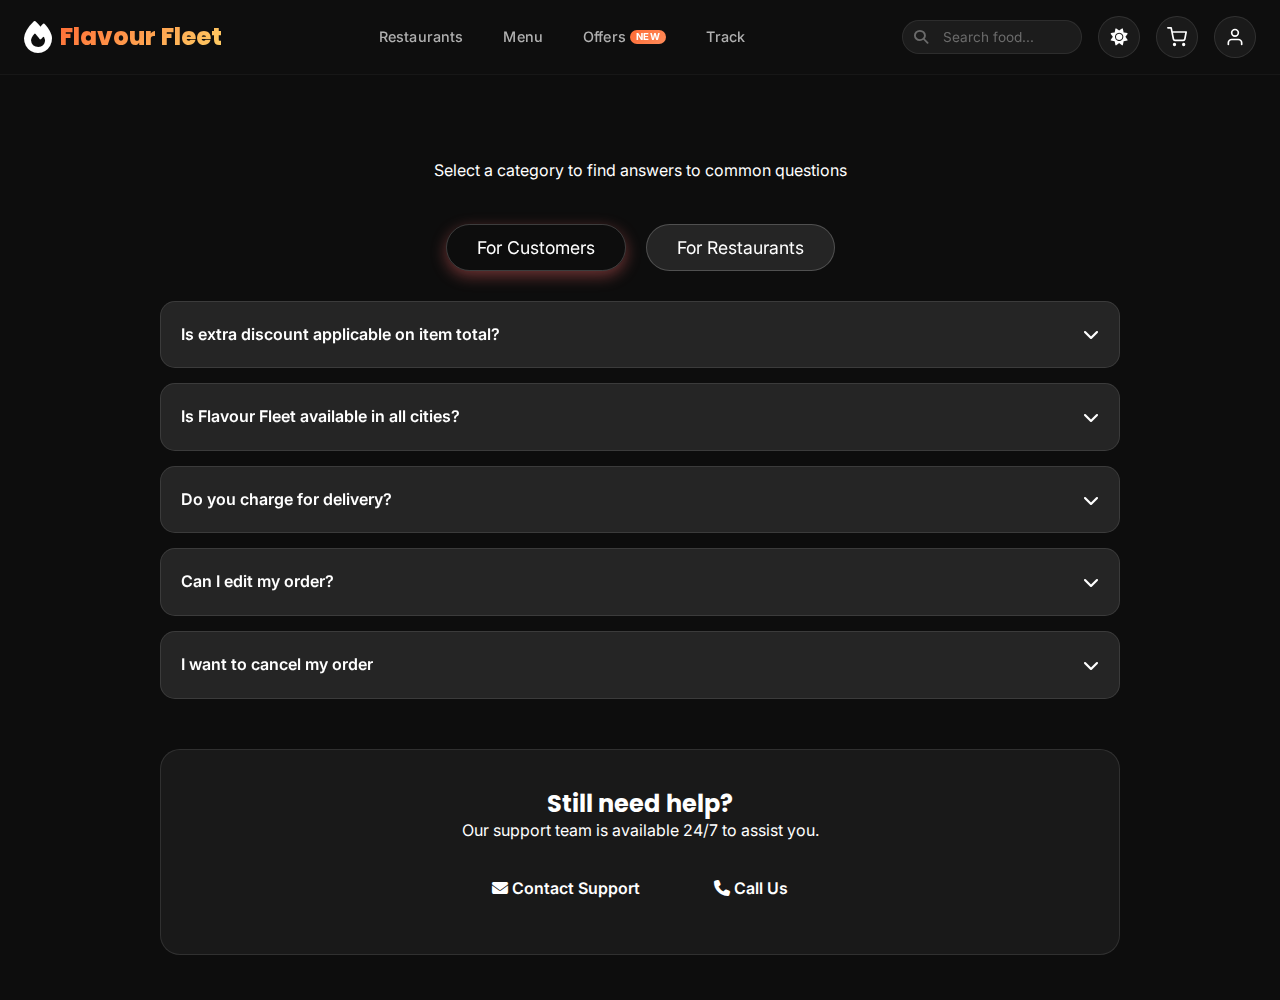
<file: help.html>
﻿<!DOCTYPE html>


<html lang="en" data-theme="dark">





<head>


    <meta charset="UTF-8">


    <meta name="viewport" content="width=device-width, initial-scale=1.0">


    <title>Help & Support - Flavour Fleet</title>


    <link rel="stylesheet" href="css/style.css">


    <link rel="stylesheet" href="https://cdnjs.cloudflare.com/ajax/libs/font-awesome/6.4.0/css/all.min.css">


    <style>


        .help-container {


            max-width: 1000px;


            margin: 100px auto 40px;


            padding: 0 20px;


        }





        .help-header {


            text-align: center;


            margin-bottom: 40px;


            color: var(--text-color);


        }





        .help-header h1 {


            font-size: 2.5rem;


            margin-bottom: 10px;


            background: linear-gradient(45deg, var(--primary-color), var(--secondary-color));


            -webkit-background-clip: text;


            -webkit-text-fill-color: transparent;


        }





        .help-tabs {


            display: flex;


            justify-content: center;


            gap: 20px;


            margin-bottom: 30px;


        }





        .help-tab {


            padding: 12px 30px;


            border: none;


            background: rgba(255, 255, 255, 0.1);


            color: var(--text-color);


            font-size: 1.1rem;


            border-radius: 50px;


            cursor: pointer;


            backdrop-filter: blur(10px);


            border: 1px solid rgba(255, 255, 255, 0.2);


            transition: all 0.3s ease;


        }





        .help-tab.active {


            background: var(--primary-color);


            color: white;


            box-shadow: 0 5px 15px rgba(255, 107, 107, 0.4);


        }





        .faq-section {


            display: none;


            animation: fadeIn 0.5s ease;


        }





        .faq-section.active {


            display: block;


        }





        .faq-item {


            background: rgba(255, 255, 255, 0.1);


            backdrop-filter: blur(10px);


            border-radius: 15px;


            margin-bottom: 15px;


            border: 1px solid rgba(255, 255, 255, 0.1);


            overflow: hidden;


            transition: all 0.3s ease;


        }





        .faq-question {


            padding: 20px;


            display: flex;


            justify-content: space-between;


            align-items: center;


            cursor: pointer;


            font-weight: 600;


            color: var(--text-color);


        }





        .faq-question i {


            transition: transform 0.3s ease;


        }





        .faq-item.open .faq-question i {


            transform: rotate(180deg);


        }





        .faq-answer {


            max-height: 0;


            overflow: hidden;


            transition: max-height 0.3s ease;


            background: rgba(0, 0, 0, 0.05);


        }





        .faq-answer p {


            padding: 20px;


            color: var(--text-color);


            opacity: 0.9;


            line-height: 1.6;


        }





        .contact-support {


            text-align: center;


            margin-top: 50px;


            padding: 40px;


            background: rgba(255, 255, 255, 0.05);


            border-radius: 20px;


            border: 1px solid rgba(255, 255, 255, 0.1);


        }





        .contact-btn {


            display: inline-block;


            margin-top: 20px;


            padding: 12px 30px;


            background: var(--primary-color);


            color: white;


            text-decoration: none;


            border-radius: 50px;


            font-weight: 600;


            transition: transform 0.3s ease;


        }





        .contact-btn:hover {


            transform: translateY(-2px);


        }





        @keyframes fadeIn {


            from {


                opacity: 0;


                transform: translateY(10px);


            }





            to {


                opacity: 1;


                transform: translateY(0);


            }


        }


    </style>


</head>





<body>


    <!-- NAVBAR -->


    <nav class="navbar" id="navbar">


        <div class="container">


            <a href="index.html" class="nav-logo">


                <i class="fas fa-fire logo-icon"></i>


                <span>Flavour Fleet</span>


            </a>


            <div class="nav-links" id="nav-links">


                <a href="restaurants.html">Restaurants</a>


                <a href="menu.html">Menu</a>


                <a href="offers.html" class="offers-link">Offers <span class="offers-badge">NEW</span></a>


                <a href="tracking.html">Track</a>


            </div>


            <div class="nav-actions">


                <div class="nav-search">


                    <i class="fas fa-search search-icon"></i>


                    <input type="text" placeholder="Search food..." id="search-input">


                </div>


                <button class="icon-btn theme-toggle" id="theme-toggle" aria-label="Toggle theme">


                    <svg viewBox="0 0 24 24">


                        <circle cx="12" cy="12" r="5" />


                        <line x1="12" y1="1" x2="12" y2="3" />


                        <line x1="12" y1="21" x2="12" y2="23" />


                        <line x1="4.22" y1="4.22" x2="5.64" y2="5.64" />


                        <line x1="18.36" y1="18.36" x2="19.78" y2="19.78" />


                        <line x1="1" y1="12" x2="3" y2="12" />


                        <line x1="21" y1="12" x2="23" y2="12" />


                        <line x1="4.22" y1="19.78" x2="5.64" y2="18.36" />


                        <line x1="18.36" y1="5.64" x2="19.78" y2="4.22" />


                    </svg>


                </button>


                <a href="cart.html" class="icon-btn nav-cart" aria-label="Cart">


                    <svg viewBox="0 0 24 24">


                        <circle cx="9" cy="21" r="1" />


                        <circle cx="20" cy="21" r="1" />


                        <path d="M1 1h4l2.68 13.39a2 2 0 0 0 2 1.61h9.72a2 2 0 0 0 2-1.61L23 6H6" />


                    </svg>


                    <span class="cart-count" id="cart-count">0</span>


                </a>


                <div class="profile-dropdown-wrapper" id="profile-dropdown-wrapper">


                    <button class="icon-btn nav-profile" aria-label="Profile">


                        <svg viewBox="0 0 24 24">


                            <path d="M20 21v-2a4 4 0 0 0-4-4H8a4 4 0 0 0-4 4v2" />


                            <circle cx="12" cy="7" r="4" />


                        </svg>


                    </button>


                    <div class="profile-dropdown" id="profile-dropdown">


                        <a href="profile.html"><i class="fas fa-user"></i> Profile</a>


                        <a href="tracking.html"><i class="fas fa-box"></i> My Orders</a>


                        <a href="help.html"><i class="fas fa-cog"></i> Settings</a>


                        <div class="dropdown-divider"></div>


                        <a href="login.html" class="dropdown-logout"><i class="fas fa-sign-out-alt"></i> Logout</a>


                    </div>


                </div>


                <button class="hamburger" id="hamburger" aria-label="Menu">


                    <span></span><span></span><span></span>


                </button>


            </div>


        </div>


    </nav>





    <!-- Main Content -->


    <div class="help-container">


        <div class="help-header">


            <h1>How can we help you?</h1>


            <p>Select a category to find answers to common questions</p>


        </div>





        <div class="help-tabs">


            <button class="help-tab active" onclick="switchTab('customer')">For Customers</button>


            <button class="help-tab" onclick="switchTab('restaurant')">For Restaurants</button>


        </div>





        <!-- Customer FAQ -->


        <div id="customer-faq" class="faq-section active">


            <div class="faq-item">


                <div class="faq-question">


                    Is extra discount applicable on item total?


                    <i class="fas fa-chevron-down"></i>


                </div>


                <div class="faq-answer">


                    <p>Extra discount is applicable on the effective item total, which is the item total after the


                        coupon discount has been applied.</p>


                </div>


            </div>





            <div class="faq-item">


                <div class="faq-question">


                    Is Flavour Fleet available in all cities?


                    <i class="fas fa-chevron-down"></i>


                </div>


                <div class="faq-answer">


                    <p>Currently, Flavour Fleet is available in select cities including New York, Los Angeles, and


                        Chicago. We are expanding rapidly!</p>


                </div>


            </div>





            <div class="faq-item">


                <div class="faq-question">


                    Do you charge for delivery?


                    <i class="fas fa-chevron-down"></i>


                </div>


                <div class="faq-answer">


                    <p>Delivery fee varies from city to city and is slightly higher for long-distance orders. Free


                        delivery is available for orders above ₹999.</p>


                </div>


            </div>





            <div class="faq-item">


                <div class="faq-question">


                    Can I edit my order?


                    <i class="fas fa-chevron-down"></i>


                </div>


                <div class="faq-answer">


                    <p>You can edit your order if the restaurant hasn't started preparing it yet. Go to your Orders page


                        to check status.</p>


                </div>


            </div>





            <div class="faq-item">


                <div class="faq-question">


                    I want to cancel my order


                    <i class="fas fa-chevron-down"></i>


                </div>


                <div class="faq-answer">


                    <p>Cancellations are allowed within 5 minutes of placing the order. A cancellation fee may apply if


                        food preparation has begun.</p>


                </div>


            </div>


        </div>





        <!-- Restaurant FAQ -->


        <div id="restaurant-faq" class="faq-section">


            <div class="faq-item">


                <div class="faq-question">


                    I want to partner my restaurant with Flavour Fleet


                    <i class="fas fa-chevron-down"></i>


                </div>


                <div class="faq-answer">


                    <p>We'd love to have you onboard! Click the "Partner with us" link in the footer or email


                        partners@flavourfleet.com.</p>


                </div>


            </div>





            <div class="faq-item">


                <div class="faq-question">


                    What documents are needed?


                    <i class="fas fa-chevron-down"></i>


                </div>


                <div class="faq-answer">


                    <p>You need a valid business license, food hygiene certificate, and banking details for payouts.


                        That's it!</p>


                </div>


            </div>





            <div class="faq-item">


                <div class="faq-question">


                    How long does onboarding take?


                    <i class="fas fa-chevron-down"></i>


                </div>


                <div class="faq-answer">


                    <p>Typically 24-48 hours. Once your menu is uploaded and documents verified, you can go live


                        instantly.</p>


                </div>


            </div>





            <div class="faq-item">


                <div class="faq-question">


                    How much commission do you charge?


                    <i class="fas fa-chevron-down"></i>


                </div>


                <div class="faq-answer">


                    <p>We charge a competitive 15% commission on orders. There are no hidden setup fees.</p>


                </div>


            </div>


        </div>





        <div class="contact-support">


            <h2>Still need help?</h2>


            <p>Our support team is available 24/7 to assist you.</p>


            <a href="mailto:support@flavourfleet.com" class="contact-btn"><i class="fas fa-envelope"></i> Contact


                Support</a>


            <a href="tel:+1234567890" class="contact-btn"


                style="background: var(--secondary-color); margin-left: 10px;"><i class="fas fa-phone"></i> Call Us</a>


        </div>


    </div>





    <!-- Script for Accordion & Tabs -->


    <script src="js/help.js"></script>


    <script src="js/main.js"></script>


    <script src="js/cart.js"></script>


    <script src="js/auth.js"></script>


</body>





</html>
</file>
<file: css/style.css>
/* ============================================
   FLAVOUR FLEET — Design System & Global Styles
   ============================================ */
@import url('https://fonts.googleapis.com/css2?family=Poppins:wght@300;400;500;600;700;800;900&family=Inter:wght@300;400;500;600;700&display=swap');

/* ---------- CSS Variables ---------- */
:root {
  --primary: #ff6b35;
  --primary-light: #ff8c5a;
  --primary-dark: #e55a2b;
  --secondary: #2ec4b6;
  --secondary-light: #4dd8cc;
  --accent: #ffd166;
  --bg-primary: #0d0d0d;
  --bg-secondary: #1a1a1a;
  --bg-tertiary: #242424;
  --bg-card: #1e1e1e;
  --text-primary: #ffffff;
  --text-secondary: #b0b0b0;
  --text-muted: #6b6b6b;
  --border-color: rgba(255, 255, 255, 0.08);
  --glass-bg: rgba(255, 255, 255, 0.05);
  --glass-border: rgba(255, 255, 255, 0.1);
  --glass-shadow: 0 8px 32px rgba(0, 0, 0, 0.4);
  --glass-blur: blur(20px);
  --shadow-sm: 0 2px 8px rgba(0, 0, 0, 0.3);
  --shadow-md: 0 4px 16px rgba(0, 0, 0, 0.4);
  --shadow-lg: 0 8px 32px rgba(0, 0, 0, 0.5);
  --shadow-xl: 0 16px 48px rgba(0, 0, 0, 0.6);
  --shadow-glow: 0 0 20px rgba(255, 107, 53, 0.3);
  --font-heading: 'Poppins', sans-serif;
  --font-body: 'Inter', sans-serif;
  --space-xs: 0.25rem;
  --space-sm: 0.5rem;
  --space-md: 1rem;
  --space-lg: 1.5rem;
  --space-xl: 2rem;
  --space-2xl: 3rem;
  --space-3xl: 4rem;
  --radius-sm: 8px;
  --radius-md: 12px;
  --radius-lg: 16px;
  --radius-xl: 24px;
  --radius-full: 50%;
  --transition-fast: 0.2s ease;
  --transition-normal: 0.3s ease;
  --transition-slow: 0.5s ease;
}

[data-theme="light"] {
  --bg-primary: #f5f5f7;
  --bg-secondary: #ffffff;
  --bg-tertiary: #eeeef0;
  --bg-card: #ffffff;
  --text-primary: #1a1a1a;
  --text-secondary: #555;
  --text-muted: #999;
  --border-color: rgba(0, 0, 0, 0.08);
  --glass-bg: rgba(255, 255, 255, 0.7);
  --glass-border: rgba(0, 0, 0, 0.08);
  --glass-shadow: 0 8px 32px rgba(0, 0, 0, 0.1);
  --shadow-sm: 0 2px 8px rgba(0, 0, 0, 0.08);
  --shadow-md: 0 4px 16px rgba(0, 0, 0, 0.1);
  --shadow-lg: 0 8px 32px rgba(0, 0, 0, 0.12);
  --shadow-xl: 0 16px 48px rgba(0, 0, 0, 0.15);
}

*,
*::before,
*::after {
  margin: 0;
  padding: 0;
  box-sizing: border-box
}

html {
  scroll-behavior: smooth;
  font-size: 16px
}

body {
  font-family: var(--font-body);
  background: var(--bg-primary);
  color: var(--text-primary);
  line-height: 1.6;
  overflow-x: hidden;
  min-height: 100vh
}

a {
  text-decoration: none;
  color: inherit;
  transition: color var(--transition-fast)
}

img {
  max-width: 100%;
  display: block
}

button {
  cursor: pointer;
  border: none;
  outline: none;
  font-family: var(--font-body)
}

button:active,
.btn:active {
  transform: scale(0.96) !important;
  transition: transform 0.1s ease !important;
}

input,
select,
textarea {
  font-family: var(--font-body);
  border: none;
  outline: none
}

ul,
ol {
  list-style: none
}

h1,
h2,
h3,
h4,
h5,
h6 {
  font-family: var(--font-heading);
  font-weight: 700;
  line-height: 1.2
}

.container {
  width: 100%;
  max-width: 1280px;
  margin: 0 auto;
  padding: 0 var(--space-lg)
}

.section {
  padding: var(--space-3xl) 0
}

.text-center {
  text-align: center
}

/* ---------- NAVBAR ---------- */
.navbar {
  position: fixed;
  top: 0;
  left: 0;
  width: 100%;
  z-index: 1000;
  padding: var(--space-md) 0;
  transition: all 0.4s cubic-bezier(0.4, 0, 0.2, 1);
  background: rgba(15, 15, 15, 0.7);
  backdrop-filter: blur(14px);
  -webkit-backdrop-filter: blur(14px);
  border-bottom: 1px solid rgba(255, 255, 255, 0.04);
}

[data-theme="light"] .navbar {
  background: rgba(255, 255, 255, 0.72);
  border-bottom: 1px solid rgba(0, 0, 0, 0.06);
}

.navbar.scrolled {
  background: rgba(10, 10, 10, 0.88);
  backdrop-filter: blur(20px);
  -webkit-backdrop-filter: blur(20px);
  border-bottom: 1px solid rgba(255, 255, 255, 0.06);
  box-shadow: 0 4px 30px rgba(0, 0, 0, 0.25);
  padding: var(--space-sm) 0;
}

[data-theme="light"] .navbar.scrolled {
  background: rgba(255, 255, 255, 0.92);
  box-shadow: 0 4px 20px rgba(0, 0, 0, 0.08);
  border-bottom: 1px solid rgba(0, 0, 0, 0.08);
}

.navbar .container {
  display: flex;
  align-items: center;
  justify-content: space-between
}

.nav-logo {
  display: flex;
  align-items: center;
  gap: var(--space-sm);
  font-family: var(--font-heading);
  font-size: 1.5rem;
  font-weight: 800
}

.nav-logo .logo-icon {
  font-size: 2rem
}

.nav-logo span {
  background: linear-gradient(135deg, var(--primary), var(--accent));
  -webkit-background-clip: text;
  -webkit-text-fill-color: transparent;
  background-clip: text
}

.nav-links {
  display: flex;
  align-items: center;
  gap: 2.5rem;
}

.nav-links a {
  font-weight: 500;
  font-size: 0.9rem;
  color: var(--text-secondary);
  position: relative;
  padding: var(--space-xs) 0;
  transition: color 0.25s ease;
  letter-spacing: 0.01em;
}

.nav-links a:hover,
.nav-links a.active {
  color: var(--text-primary);
}

.nav-links a::after {
  content: '';
  position: absolute;
  bottom: -4px;
  left: 50%;
  transform: translateX(-50%);
  width: 0;
  height: 2px;
  background: var(--primary);
  transition: width 0.3s cubic-bezier(0.4, 0, 0.2, 1);
  border-radius: 2px;
}

.nav-links a:hover::after {
  width: 60%;
}

.nav-links a.active::after {
  width: 100%;
}

.nav-actions {
  display: flex;
  align-items: center;
  gap: var(--space-md)
}

.nav-search {
  position: relative
}

.nav-search input {
  background: rgba(255, 255, 255, 0.06);
  border: 1px solid rgba(255, 255, 255, 0.08);
  border-radius: 999px;
  padding: 0.5rem 1rem 0.5rem 2.5rem;
  color: var(--text-primary);
  width: 180px;
  font-size: 0.85rem;
  transition: all 0.3s cubic-bezier(0.4, 0, 0.2, 1);
}

[data-theme="light"] .nav-search input {
  background: rgba(0, 0, 0, 0.04);
  border-color: rgba(0, 0, 0, 0.08);
}

.nav-search input:focus {
  border-color: var(--primary);
  width: 240px;
  background: rgba(255, 255, 255, 0.1);
  box-shadow: 0 0 0 3px rgba(255, 107, 53, 0.12);
}

[data-theme="light"] .nav-search input:focus {
  background: rgba(0, 0, 0, 0.02);
}

.nav-search input::placeholder {
  color: var(--text-muted)
}

.nav-search .search-icon {
  position: absolute;
  left: 0.75rem;
  top: 50%;
  transform: translateY(-50%);
  color: var(--text-muted);
  font-size: 0.875rem
}

.theme-toggle,
.nav-cart,
.nav-profile {
  position: relative;
  width: 40px;
  height: 40px;
  display: flex;
  align-items: center;
  justify-content: center;
  border-radius: 50%;
  background: rgba(255, 255, 255, 0.06);
  border: 1px solid rgba(255, 255, 255, 0.08);
  color: var(--text-primary);
  font-size: 1.05rem;
  transition: all 0.3s cubic-bezier(0.4, 0, 0.2, 1);
  cursor: pointer;
}

[data-theme="light"] .theme-toggle,
[data-theme="light"] .nav-cart,
[data-theme="light"] .nav-profile {
  background: rgba(0, 0, 0, 0.04);
  border-color: rgba(0, 0, 0, 0.08);
}

.theme-toggle:hover,
.nav-cart:hover,
.nav-profile:hover {
  background: var(--primary);
  color: #fff;
  border-color: transparent;
  transform: translateY(-2px);
  box-shadow: 0 4px 16px rgba(255, 107, 53, 0.3);
}

.nav-cart .cart-count {
  position: absolute;
  top: -4px;
  right: -4px;
  background: var(--primary);
  color: #fff;
  font-size: 0.6rem;
  font-weight: 700;
  width: 18px;
  height: 18px;
  border-radius: 50%;
  display: flex;
  align-items: center;
  justify-content: center;
  transition: transform 0.3s cubic-bezier(0.34, 1.56, 0.64, 1);
}

.nav-cart .cart-count.pop {
  animation: cartPop 0.4s cubic-bezier(0.34, 1.56, 0.64, 1);
}

@keyframes cartPop {
  0% {
    transform: scale(1);
  }

  50% {
    transform: scale(1.4);
  }

  100% {
    transform: scale(1);
  }
}

/* Profile Dropdown */
.profile-dropdown-wrapper {
  position: relative;
}

.profile-dropdown {
  position: absolute;
  top: calc(100% + 12px);
  right: 0;
  min-width: 200px;
  background: rgba(25, 25, 30, 0.92);
  backdrop-filter: blur(20px);
  -webkit-backdrop-filter: blur(20px);
  border: 1px solid rgba(255, 255, 255, 0.08);
  border-radius: 14px;
  padding: 8px;
  box-shadow: 0 16px 48px rgba(0, 0, 0, 0.4);
  opacity: 0;
  visibility: hidden;
  transform: translateY(-8px);
  transition: all 0.25s cubic-bezier(0.4, 0, 0.2, 1);
  z-index: 1001;
}

[data-theme="light"] .profile-dropdown {
  background: rgba(255, 255, 255, 0.95);
  border-color: rgba(0, 0, 0, 0.08);
  box-shadow: 0 16px 48px rgba(0, 0, 0, 0.12);
}

.profile-dropdown.show {
  opacity: 1;
  visibility: visible;
  transform: translateY(0);
}

.profile-dropdown a {
  display: flex;
  align-items: center;
  gap: 10px;
  padding: 10px 14px;
  border-radius: 8px;
  font-size: 0.88rem;
  font-weight: 500;
  color: var(--text-secondary);
  transition: all 0.2s ease;
}

.profile-dropdown a:hover {
  background: rgba(255, 107, 53, 0.1);
  color: var(--primary);
}

.profile-dropdown a i {
  width: 16px;
  text-align: center;
  font-size: 0.85rem;
}

.dropdown-divider {
  height: 1px;
  background: var(--border-color);
  margin: 6px 8px;
}

.profile-dropdown .dropdown-logout {
  color: #ef4444;
}

.profile-dropdown .dropdown-logout:hover {
  background: rgba(239, 68, 68, 0.1);
  color: #ef4444;
}

.hamburger {
  display: none;
  flex-direction: column;
  gap: 5px;
  cursor: pointer;
  padding: 5px
}

.hamburger span {
  width: 25px;
  height: 2px;
  background: var(--text-primary);
  border-radius: 2px;
  transition: all var(--transition-normal)
}

.hamburger.active span:nth-child(1) {
  transform: rotate(45deg) translate(5px, 5px)
}

.hamburger.active span:nth-child(2) {
  opacity: 0
}

.hamburger.active span:nth-child(3) {
  transform: rotate(-45deg) translate(5px, -5px)
}

/* ---------- BUTTONS ---------- */
.btn {
  display: inline-flex;
  align-items: center;
  justify-content: center;
  gap: var(--space-sm);
  padding: 0.75rem 1.75rem;
  border-radius: var(--radius-xl);
  font-weight: 600;
  font-size: 0.95rem;
  transition: all var(--transition-normal);
  position: relative;
  overflow: hidden
}

.btn-primary {
  background: linear-gradient(135deg, var(--primary), var(--primary-dark));
  color: #fff;
  box-shadow: 0 4px 15px rgba(255, 107, 53, 0.4)
}

.btn-primary:hover {
  transform: translateY(-3px) scale(1.02);
  box-shadow: 0 8px 25px rgba(255, 107, 53, 0.5)
}

.btn-secondary {
  background: var(--glass-bg);
  color: var(--text-primary);
  border: 1px solid var(--glass-border)
}

.btn-secondary:hover {
  background: var(--primary);
  color: #fff;
  border-color: var(--primary);
  transform: translateY(-3px)
}

.btn:disabled,
button:disabled {
  opacity: 0.55;
  cursor: not-allowed;
  box-shadow: none;
  transform: none
}

.btn-outline {
  background: transparent;
  color: var(--primary);
  border: 2px solid var(--primary)
}

.btn-outline:hover {
  background: var(--primary);
  color: #fff;
  transform: translateY(-3px);
  box-shadow: var(--shadow-glow)
}

.btn-sm {
  padding: 0.4rem 1rem;
  font-size: 0.85rem;
  border-radius: var(--radius-md)
}

.btn-lg {
  padding: 1rem 2.5rem;
  font-size: 1.1rem
}

/* ---------- HERO ---------- */
.hero {
  min-height: 100vh;
  display: flex;
  align-items: center;
  position: relative;
  overflow: hidden;
  padding-top: 80px
}

.hero::before {
  content: '';
  position: absolute;
  top: -50%;
  right: -30%;
  width: 80%;
  height: 150%;
  background: radial-gradient(ellipse, rgba(255, 107, 53, 0.15) 0%, transparent 70%);
  pointer-events: none
}

.hero::after {
  content: '';
  position: absolute;
  bottom: -30%;
  left: -20%;
  width: 60%;
  height: 100%;
  background: radial-gradient(ellipse, rgba(46, 196, 182, 0.1) 0%, transparent 70%);
  pointer-events: none
}

.hero .container {
  display: grid;
  grid-template-columns: 1fr 1fr;
  gap: var(--space-3xl);
  align-items: center;
  position: relative;
  z-index: 1
}

.hero-content h1 {
  font-size: clamp(2.5rem, 5vw, 4.5rem);
  font-weight: 900;
  line-height: 1.1;
  margin-bottom: var(--space-lg)
}

.hero-content h1 .highlight {
  background: linear-gradient(135deg, var(--primary), var(--accent));
  -webkit-background-clip: text;
  -webkit-text-fill-color: transparent;
  background-clip: text
}

.hero-content p {
  font-size: 1.15rem;
  color: var(--text-secondary);
  margin-bottom: var(--space-xl);
  max-width: 500px
}

.hero-actions {
  display: flex;
  gap: var(--space-md);
  margin-bottom: var(--space-2xl)
}

.hero-stats {
  display: flex;
  gap: var(--space-2xl)
}

.hero-stat h3 {
  font-size: 1.8rem;
  color: var(--primary)
}

.hero-stat p {
  font-size: 0.85rem;
  color: var(--text-muted);
  margin-bottom: 0
}

.hero-image {
  position: relative;
  display: flex;
  align-items: center;
  justify-content: center
}

.hero-image .main-image {
  width: 90%;
  border-radius: var(--radius-xl);
  box-shadow: var(--shadow-xl)
}

.hero-image .floating-food {
  position: absolute;
  width: 100px;
  height: 100px;
  border-radius: var(--radius-full);
  object-fit: cover;
  box-shadow: var(--shadow-lg);
  border: 3px solid var(--glass-border)
}

.hero-image .floating-food:nth-child(2) {
  top: 5%;
  right: -5%
}

.hero-image .floating-food:nth-child(3) {
  bottom: 10%;
  left: -8%
}

.hero-image .floating-food:nth-child(4) {
  top: 40%;
  right: -12%;
  width: 80px;
  height: 80px
}

/* ---------- SECTION HEADER ---------- */
.section-header {
  text-align: center;
  margin-bottom: var(--space-3xl)
}

.section-header h2 {
  font-size: clamp(1.8rem, 3vw, 2.5rem);
  margin-bottom: var(--space-sm)
}

.section-header p {
  color: var(--text-secondary);
  font-size: 1.05rem;
  max-width: 600px;
  margin: 0 auto
}

.section-header .badge {
  display: inline-block;
  background: rgba(255, 107, 53, 0.1);
  color: var(--primary);
  padding: 0.3rem 1rem;
  border-radius: var(--radius-xl);
  font-size: 0.85rem;
  font-weight: 600;
  margin-bottom: var(--space-md);
  border: 1px solid rgba(255, 107, 53, 0.2)
}

/* ---------- CATEGORY PILLS ---------- */
.category-pills {
  display: flex;
  gap: var(--space-sm);
  flex-wrap: wrap;
  justify-content: center;
  margin-bottom: var(--space-xl)
}

.pill {
  padding: 0.5rem 1.25rem;
  border-radius: var(--radius-xl);
  background: var(--glass-bg);
  border: 1px solid var(--glass-border);
  color: var(--text-secondary);
  font-size: 0.9rem;
  font-weight: 500;
  cursor: pointer;
  transition: all var(--transition-normal)
}

.pill:hover,
.pill.active {
  background: var(--primary);
  color: #fff;
  border-color: var(--primary);
  transform: translateY(-2px);
  box-shadow: var(--shadow-glow)
}

/* ---------- GLASS CARD ---------- */
.glass-card {
  background: var(--glass-bg);
  backdrop-filter: var(--glass-blur);
  -webkit-backdrop-filter: var(--glass-blur);
  border: 1px solid var(--glass-border);
  border-radius: var(--radius-lg);
  box-shadow: var(--glass-shadow);
  transition: all var(--transition-normal);
  overflow: hidden
}

.glass-card:hover {
  transform: translateY(-8px);
  box-shadow: var(--shadow-xl);
  border-color: rgba(255, 107, 53, 0.2)
}

/* ---------- RESTAURANT CARD ---------- */
.restaurant-card {
  background: var(--bg-card);
  border-radius: var(--radius-lg);
  overflow: hidden;
  border: 1px solid var(--border-color);
  transition: all var(--transition-normal);
  cursor: pointer
}

.restaurant-card:hover {
  transform: translateY(-8px) scale(1.02);
  box-shadow: var(--shadow-xl);
  border-color: rgba(255, 107, 53, 0.3)
}

.restaurant-card .card-image {
  position: relative;
  height: 200px;
  overflow: hidden
}

.restaurant-card .card-image img {
  width: 100%;
  height: 100%;
  object-fit: cover;
  transition: transform var(--transition-slow)
}

.restaurant-card:hover .card-image img {
  transform: scale(1.1)
}

.restaurant-card .card-image .delivery-badge {
  position: absolute;
  bottom: 10px;
  left: 10px;
  background: var(--bg-card);
  padding: 0.3rem 0.75rem;
  border-radius: var(--radius-sm);
  font-size: 0.8rem;
  font-weight: 600;
  display: flex;
  align-items: center;
  gap: 4px
}

.restaurant-card .card-image .fav-btn {
  position: absolute;
  top: 10px;
  right: 10px;
  width: 36px;
  height: 36px;
  border-radius: var(--radius-full);
  background: var(--bg-card);
  display: flex;
  align-items: center;
  justify-content: center;
  color: var(--text-muted);
  transition: all var(--transition-fast);
  cursor: pointer;
  border: none;
  font-size: 1rem
}

.restaurant-card .card-image .fav-btn:hover,
.restaurant-card .card-image .fav-btn.active {
  color: #ff4757;
  background: rgba(255, 71, 87, 0.1)
}

.restaurant-card .card-body {
  padding: var(--space-lg)
}

.restaurant-card .card-body h3 {
  font-size: 1.1rem;
  margin-bottom: var(--space-xs)
}

.restaurant-card .card-body .cuisine {
  color: var(--text-muted);
  font-size: 0.85rem;
  margin-bottom: var(--space-sm)
}

.restaurant-card .card-meta {
  display: flex;
  align-items: center;
  gap: var(--space-md);
  font-size: 0.85rem
}

.restaurant-card .card-meta .rating {
  display: flex;
  align-items: center;
  gap: 4px;
  color: var(--accent);
  font-weight: 600
}

.restaurant-card .card-meta .delivery-time {
  color: var(--text-secondary);
  display: flex;
  align-items: center;
  gap: 4px
}

/* ---------- FOOD ITEM CARD ---------- */
.food-card {
  background: var(--bg-card);
  border-radius: var(--radius-lg);
  overflow: hidden;
  border: 1px solid var(--border-color);
  transition: all var(--transition-normal);
  position: relative
}

.food-card:hover {
  transform: translateY(-6px);
  box-shadow: var(--shadow-lg);
  border-color: rgba(255, 107, 53, 0.2)
}

.food-card .food-image {
  height: 180px;
  overflow: hidden;
  position: relative
}

.food-card .food-image img {
  width: 100%;
  height: 100%;
  object-fit: cover;
  transition: transform var(--transition-slow)
}

.food-card:hover .food-image img {
  transform: scale(1.08)
}

.food-card .food-image .food-badge {
  position: absolute;
  top: 10px;
  left: 10px;
  background: var(--secondary);
  color: #fff;
  padding: 0.2rem 0.6rem;
  border-radius: var(--radius-sm);
  font-size: 0.75rem;
  font-weight: 600
}

.food-card .food-body {
  padding: var(--space-md)
}

.food-card .food-body h4 {
  font-size: 1rem;
  margin-bottom: var(--space-xs)
}

.food-card .food-body .food-desc {
  color: var(--text-muted);
  font-size: 0.8rem;
  margin-bottom: var(--space-sm);
  display: -webkit-box;
  -webkit-line-clamp: 2;
  -webkit-box-orient: vertical;
  overflow: hidden
}

.food-card .food-footer {
  display: flex;
  align-items: center;
  justify-content: space-between;
  padding: 0 var(--space-md) var(--space-md)
}

.food-card .food-price {
  font-size: 1.2rem;
  font-weight: 700;
  color: var(--primary);
  font-family: var(--font-heading)
}

.food-card .food-rating {
  display: flex;
  align-items: center;
  gap: 4px;
  color: var(--accent);
  font-size: 0.85rem;
  font-weight: 600
}

.food-card .add-to-cart-btn {
  width: 38px;
  height: 38px;
  border-radius: var(--radius-full);
  background: linear-gradient(135deg, var(--primary), var(--primary-dark));
  color: #fff;
  display: flex;
  align-items: center;
  justify-content: center;
  font-size: 1.2rem;
  cursor: pointer;
  border: none;
  transition: all var(--transition-normal);
  box-shadow: 0 4px 12px rgba(255, 107, 53, 0.3)
}

.food-card .add-to-cart-btn:hover {
  transform: scale(1.15) rotate(90deg);
  box-shadow: 0 6px 20px rgba(255, 107, 53, 0.5)
}

/* ---------- HOW IT WORKS ---------- */
.how-it-works {
  background: var(--bg-secondary)
}

.steps-grid {
  display: grid;
  grid-template-columns: repeat(3, 1fr);
  gap: var(--space-xl)
}

.step-card {
  text-align: center;
  padding: var(--space-2xl);
  border-radius: var(--radius-lg);
  background: var(--glass-bg);
  border: 1px solid var(--glass-border);
  transition: all var(--transition-normal);
  position: relative
}

.step-card:hover {
  transform: translateY(-8px);
  box-shadow: var(--shadow-lg);
  border-color: var(--primary)
}

.step-card .step-icon {
  font-size: 3rem;
  margin-bottom: var(--space-lg);
  display: block
}

.step-card .step-number {
  position: absolute;
  top: 15px;
  right: 20px;
  font-size: 2.5rem;
  font-weight: 900;
  color: rgba(255, 107, 53, 0.1);
  font-family: var(--font-heading)
}

.step-card h3 {
  font-size: 1.2rem;
  margin-bottom: var(--space-sm)
}

.step-card p {
  color: var(--text-secondary);
  font-size: 0.9rem
}

/* ---------- FOOTER ---------- */
.footer {
  background: var(--bg-secondary);
  border-top: 1px solid var(--border-color);
  padding: var(--space-3xl) 0 var(--space-lg)
}

.footer-grid {
  display: grid;
  grid-template-columns: 2fr 1fr 1fr 1fr;
  gap: var(--space-2xl);
  margin-bottom: var(--space-2xl)
}

.footer-brand .footer-logo {
  font-family: var(--font-heading);
  font-weight: 800;
  font-size: 1.5rem;
  margin-bottom: var(--space-md);
  display: flex;
  align-items: center;
  gap: var(--space-sm)
}

.footer-brand .footer-logo span {
  background: linear-gradient(135deg, var(--primary), var(--accent));
  -webkit-background-clip: text;
  -webkit-text-fill-color: transparent;
  background-clip: text
}

.footer-brand p {
  color: var(--text-secondary);
  font-size: 0.9rem;
  margin-bottom: var(--space-lg);
  max-width: 300px
}

.footer-social {
  display: flex;
  gap: var(--space-sm)
}

.footer-social a {
  width: 40px;
  height: 40px;
  border-radius: var(--radius-full);
  background: var(--glass-bg);
  border: 1px solid var(--glass-border);
  display: flex;
  align-items: center;
  justify-content: center;
  color: var(--text-secondary);
  font-size: 0.95rem;
  transition: all 0.3s cubic-bezier(0.4, 0, 0.2, 1);
  text-decoration: none;
}

.footer-social a:hover {
  background: var(--primary);
  color: #fff;
  border-color: transparent;
  transform: translateY(-3px);
  box-shadow: 0 6px 20px rgba(255, 107, 53, 0.35);
}

/* Per-brand hover accents */
.footer-social a[aria-label="Instagram"]:hover {
  background: linear-gradient(45deg, #f09433, #e6683c, #dc2743, #cc2366, #bc1888);
  border-color: transparent;
}

.footer-social a[aria-label="Facebook"]:hover {
  background: #1877f2;
  box-shadow: 0 6px 20px rgba(24, 119, 242, 0.35);
  border-color: transparent;
}

.footer-social a[aria-label="X / Twitter"]:hover {
  background: #000;
  box-shadow: 0 6px 20px rgba(0, 0, 0, 0.3);
  border-color: transparent;
}

.footer-social a[aria-label="YouTube"]:hover {
  background: #ff0000;
  box-shadow: 0 6px 20px rgba(255, 0, 0, 0.3);
  border-color: transparent;
}

.footer-social a[aria-label="LinkedIn"]:hover {
  background: #0a66c2;
  box-shadow: 0 6px 20px rgba(10, 102, 194, 0.35);
  border-color: transparent;
}

/* Team card social links */
.team-social {
  display: flex;
  gap: 8px;
  justify-content: center;
  margin-top: var(--space-sm);
}

.team-social a {
  width: 36px;
  height: 36px;
  border-radius: 50%;
  background: var(--glass-bg);
  border: 1px solid var(--glass-border);
  display: flex;
  align-items: center;
  justify-content: center;
  color: var(--text-secondary);
  font-size: 0.88rem;
  transition: all 0.3s cubic-bezier(0.4, 0, 0.2, 1);
  text-decoration: none;
}

.team-social a[aria-label="Instagram"]:hover {
  background: linear-gradient(45deg, #f09433, #e6683c, #dc2743, #cc2366, #bc1888);
  color: #fff;
  border-color: transparent;
  transform: translateY(-2px);
}

.team-social a[aria-label="LinkedIn"]:hover {
  background: #0a66c2;
  color: #fff;
  border-color: transparent;
  transform: translateY(-2px);
}

.footer-column h4 {
  font-size: 1rem;
  margin-bottom: var(--space-lg);
  color: var(--text-primary)
}

.footer-column ul li {
  margin-bottom: var(--space-sm)
}

.footer-column ul li a {
  color: var(--text-secondary);
  font-size: 0.9rem;
  transition: all var(--transition-fast)
}

.footer-column ul li a:hover {
  color: var(--primary);
  padding-left: 5px
}

.footer-bottom {
  border-top: 1px solid var(--border-color);
  padding-top: var(--space-lg);
  text-align: center;
  color: var(--text-muted);
  font-size: 0.85rem
}

/* ---------- PAGE HEADER ---------- */
.page-header {
  padding: 120px 0 var(--space-2xl);
  text-align: center;
  background: var(--bg-secondary);
  border-bottom: 1px solid var(--border-color)
}

.page-header h1 {
  font-size: clamp(2rem, 4vw, 3rem);
  margin-bottom: var(--space-sm)
}

.page-header p {
  color: var(--text-secondary)
}

/* ---------- CART ---------- */
.cart-layout {
  display: grid;
  grid-template-columns: 2fr 1fr;
  gap: var(--space-xl);
  padding: var(--space-2xl) 0
}

.cart-item {
  display: flex;
  gap: var(--space-lg);
  padding: var(--space-lg);
  background: var(--bg-card);
  border-radius: var(--radius-lg);
  border: 1px solid var(--border-color);
  margin-bottom: var(--space-md);
  transition: all var(--transition-normal)
}

.cart-item:hover {
  border-color: rgba(255, 107, 53, 0.2);
  box-shadow: var(--shadow-md)
}

.cart-item img {
  width: 100px;
  height: 100px;
  border-radius: var(--radius-md);
  object-fit: cover
}

.cart-item-info {
  flex: 1
}

.cart-item-info h4 {
  font-size: 1rem;
  margin-bottom: var(--space-xs)
}

.cart-item-info .cart-item-price {
  color: var(--primary);
  font-weight: 700;
  font-size: 1.1rem
}

.cart-item-info .cart-item-desc {
  color: var(--text-muted);
  font-size: 0.8rem
}

.quantity-control {
  display: flex;
  align-items: center;
  gap: var(--space-sm);
  margin-top: var(--space-sm)
}

.quantity-control button {
  width: 32px;
  height: 32px;
  border-radius: var(--radius-full);
  background: var(--glass-bg);
  border: 1px solid var(--glass-border);
  color: var(--text-primary);
  display: flex;
  align-items: center;
  justify-content: center;
  font-size: 1rem;
  transition: all var(--transition-fast)
}

.quantity-control button:hover {
  background: var(--primary);
  color: #fff;
  border-color: var(--primary)
}

.quantity-control span {
  font-weight: 600;
  min-width: 30px;
  text-align: center
}

.cart-item .remove-btn {
  color: var(--text-muted);
  background: transparent;
  cursor: pointer;
  font-size: 1.2rem;
  transition: color var(--transition-fast);
  align-self: flex-start;
  border: none
}

.cart-item .remove-btn:hover {
  color: #ff4757
}

.cart-summary {
  position: sticky;
  top: 100px;
  background: var(--bg-card);
  border-radius: var(--radius-lg);
  border: 1px solid var(--border-color);
  padding: var(--space-xl)
}

.cart-summary h3 {
  font-size: 1.2rem;
  margin-bottom: var(--space-lg);
  padding-bottom: var(--space-md);
  border-bottom: 1px solid var(--border-color)
}

.cart-summary .summary-row {
  display: flex;
  justify-content: space-between;
  margin-bottom: var(--space-sm);
  font-size: 0.95rem
}

.cart-summary .summary-row.total {
  font-size: 1.2rem;
  font-weight: 700;
  color: var(--primary);
  margin-top: var(--space-md);
  padding-top: var(--space-md);
  border-top: 1px solid var(--border-color)
}

.promo-input {
  display: flex;
  gap: var(--space-sm);
  margin: var(--space-lg) 0
}

.promo-input input {
  flex: 1;
  padding: 0.6rem 1rem;
  border-radius: var(--radius-md);
  background: var(--glass-bg);
  border: 1px solid var(--glass-border);
  color: var(--text-primary);
  font-size: 0.9rem
}

.promo-input input::placeholder {
  color: var(--text-muted)
}

.cart-summary .btn {
  width: 100%;
  margin-top: var(--space-md)
}

/* ---------- CHECKOUT ---------- */
.checkout-layout {
  display: grid;
  grid-template-columns: 1.5fr 1fr;
  gap: var(--space-xl);
  padding: var(--space-2xl) 0
}

.checkout-layout.empty-cart {
  grid-template-columns: minmax(0, 640px);
  justify-content: center
}

.checkout-empty-state {
  text-align: center;
  padding: var(--space-xl) var(--space-md);
  color: var(--text-secondary)
}

.checkout-empty-state h3 {
  color: var(--text-primary);
  margin-bottom: var(--space-sm)
}

.checkout-empty-state p {
  margin-bottom: var(--space-lg)
}

.checkout-empty-state .empty-icon {
  width: 56px;
  height: 56px;
  border-radius: var(--radius-full);
  display: inline-flex;
  align-items: center;
  justify-content: center;
  background: rgba(255, 107, 53, 0.14);
  color: var(--primary);
  font-size: 1.5rem;
  margin-bottom: var(--space-md)
}

.form-group {
  margin-bottom: var(--space-lg)
}

.form-group label {
  display: block;
  margin-bottom: var(--space-sm);
  font-weight: 500;
  font-size: 0.9rem;
  color: var(--text-secondary)
}

.form-group input,
.form-group select,
.form-group textarea {
  width: 100%;
  padding: 0.75rem 1rem;
  border-radius: var(--radius-md);
  background: var(--bg-tertiary);
  border: 1px solid var(--border-color);
  color: var(--text-primary);
  font-size: 0.95rem;
  transition: all var(--transition-fast)
}

.form-group input:focus,
.form-group select:focus {
  border-color: var(--primary);
  box-shadow: 0 0 0 3px rgba(255, 107, 53, 0.15)
}

.form-group input::placeholder {
  color: var(--text-muted)
}

.form-row {
  display: grid;
  grid-template-columns: 1fr 1fr;
  gap: var(--space-md)
}

.payment-methods {
  display: flex;
  gap: var(--space-md);
  margin-bottom: var(--space-lg)
}

.payment-method {
  flex: 1;
  padding: var(--space-lg);
  border-radius: var(--radius-md);
  background: var(--glass-bg);
  border: 2px solid var(--glass-border);
  text-align: center;
  cursor: pointer;
  transition: all var(--transition-normal)
}

.payment-method:hover,
.payment-method.active {
  border-color: var(--primary);
  background: rgba(255, 107, 53, 0.05)
}

.payment-method .payment-icon {
  font-size: 2rem;
  margin-bottom: var(--space-sm);
  display: block
}

.payment-method span {
  font-size: 0.85rem;
  font-weight: 500
}

/* ---------- AUTH PAGE ---------- */
.auth-page {
  min-height: 100vh;
  display: flex;
  align-items: center;
  justify-content: center;
  padding: 80px var(--space-lg);
  position: relative;
  background:
    linear-gradient(135deg, rgba(18, 18, 24, 0.92), rgba(20, 32, 36, 0.86)),
    url('../assets/images/hero-banner.png') center/cover fixed
}

.auth-page::before {
  content: '';
  position: absolute;
  top: 0;
  left: 0;
  width: 100%;
  height: 100%;
  background: radial-gradient(ellipse at top right, rgba(255, 107, 53, 0.1) 0%, transparent 50%), radial-gradient(ellipse at bottom left, rgba(46, 196, 182, 0.08) 0%, transparent 50%);
  pointer-events: none
}

.auth-container {
  width: 100%;
  max-width: 450px;
  position: relative;
  z-index: 1
}

.auth-card {
  background: rgba(30, 30, 40, 0.84);
  border-radius: var(--radius-xl);
  border: 1px solid var(--glass-border);
  padding: var(--space-2xl);
  backdrop-filter: var(--glass-blur);
  -webkit-backdrop-filter: var(--glass-blur);
  box-shadow: var(--shadow-xl)
}

[data-theme="light"] .auth-page {
  background:
    linear-gradient(135deg, rgba(255, 247, 240, 0.9), rgba(238, 252, 249, 0.86)),
    url('../assets/images/hero-banner.png') center/cover fixed
}

[data-theme="light"] .auth-card {
  background: rgba(255, 255, 255, 0.9)
}

.auth-card h2 {
  font-size: 1.8rem;
  text-align: center;
  margin-bottom: var(--space-sm)
}

.auth-card .auth-subtitle {
  text-align: center;
  color: var(--text-secondary);
  margin-bottom: var(--space-xl)
}

.auth-tabs {
  display: flex;
  background: var(--bg-tertiary);
  border-radius: var(--radius-md);
  padding: 4px;
  margin-bottom: var(--space-xl)
}

.auth-tab {
  flex: 1;
  padding: 0.6rem;
  text-align: center;
  border-radius: var(--radius-sm);
  font-weight: 600;
  cursor: pointer;
  transition: all var(--transition-normal);
  background: transparent;
  color: var(--text-secondary)
}

.auth-tab.active {
  background: var(--primary);
  color: #fff;
  box-shadow: var(--shadow-sm)
}

.auth-divider {
  display: flex;
  align-items: center;
  gap: var(--space-md);
  margin: var(--space-lg) 0;
  color: var(--text-muted);
  font-size: 0.85rem
}

.auth-divider::before,
.auth-divider::after {
  content: '';
  flex: 1;
  height: 1px;
  background: var(--border-color)
}

.social-auth {
  display: flex;
  gap: var(--space-sm);
  margin-bottom: var(--space-lg)
}

.social-auth button {
  flex: 1;
  padding: 0.7rem;
  border-radius: var(--radius-md);
  background: var(--glass-bg);
  border: 1px solid var(--glass-border);
  color: var(--text-primary);
  font-size: 1.2rem;
  display: flex;
  align-items: center;
  justify-content: center;
  gap: var(--space-sm);
  transition: all var(--transition-normal)
}

.social-auth button:hover {
  background: var(--bg-tertiary);
  border-color: var(--primary)
}

.form-check {
  display: flex;
  align-items: center;
  gap: var(--space-sm);
  margin-bottom: var(--space-lg)
}

.form-check input[type="checkbox"] {
  width: 18px;
  height: 18px;
  accent-color: var(--primary)
}

.form-check label {
  font-size: 0.85rem;
  color: var(--text-secondary)
}

/* ---------- PROFILE ---------- */
.profile-layout {
  display: grid;
  grid-template-columns: 300px 1fr;
  gap: var(--space-xl);
  padding: var(--space-2xl) 0
}

.profile-sidebar {
  background: var(--bg-card);
  border-radius: var(--radius-lg);
  border: 1px solid var(--border-color);
  padding: var(--space-xl);
  text-align: center;
  height: fit-content;
  position: sticky;
  top: 100px
}

.profile-avatar {
  width: 100px;
  height: 100px;
  border-radius: var(--radius-full);
  background: linear-gradient(135deg, var(--primary), var(--secondary));
  display: flex;
  align-items: center;
  justify-content: center;
  font-size: 2.5rem;
  color: #fff;
  margin: 0 auto var(--space-md)
}

.profile-sidebar h3 {
  margin-bottom: var(--space-xs)
}

.profile-sidebar .profile-email {
  color: var(--text-muted);
  font-size: 0.85rem;
  margin-bottom: var(--space-lg)
}

.profile-menu {
  text-align: left
}

.profile-menu a {
  display: flex;
  align-items: center;
  gap: var(--space-sm);
  padding: 0.75rem var(--space-md);
  border-radius: var(--radius-md);
  color: var(--text-secondary);
  transition: all var(--transition-fast);
  margin-bottom: var(--space-xs)
}

.profile-menu a:hover,
.profile-menu a.active {
  background: rgba(255, 107, 53, 0.1);
  color: var(--primary)
}

.order-table {
  width: 100%;
  border-collapse: collapse
}

.order-table th,
.order-table td {
  padding: var(--space-md);
  text-align: left;
  border-bottom: 1px solid var(--border-color)
}

.order-table th {
  font-weight: 600;
  color: var(--text-secondary);
  font-size: 0.85rem;
  text-transform: uppercase;
  letter-spacing: 0.05em
}

.status-badge {
  padding: 0.25rem 0.75rem;
  border-radius: var(--radius-xl);
  font-size: 0.8rem;
  font-weight: 600
}

.status-badge.delivered {
  background: rgba(46, 196, 182, 0.15);
  color: var(--secondary)
}

.status-badge.preparing {
  background: rgba(255, 209, 102, 0.15);
  color: var(--accent)
}

.status-badge.on-way {
  background: rgba(255, 107, 53, 0.15);
  color: var(--primary)
}

.status-badge.cancelled {
  background: rgba(255, 71, 87, 0.15);
  color: #ff4757
}

/* ---------- ORDER TRACKING ---------- */
.tracking-page {
  padding: var(--space-2xl) 0
}

.tracking-card {
  max-width: 700px;
  margin: 0 auto;
  background: var(--bg-card);
  border-radius: var(--radius-xl);
  border: 1px solid var(--border-color);
  padding: var(--space-2xl);
  box-shadow: var(--shadow-lg)
}

.tracking-header {
  text-align: center;
  margin-bottom: var(--space-2xl)
}

.tracking-header h2 {
  font-size: 1.5rem;
  margin-bottom: var(--space-xs)
}

.tracking-header .order-id {
  color: var(--primary);
  font-weight: 600
}

.tracking-header .eta {
  color: var(--text-secondary);
  font-size: 0.9rem
}

.tracking-progress {
  display: flex;
  justify-content: space-between;
  position: relative;
  margin: var(--space-2xl) 0
}

.tracking-progress::before {
  content: '';
  position: absolute;
  top: 20px;
  left: 0;
  width: 100%;
  height: 4px;
  background: var(--bg-tertiary);
  border-radius: 2px
}

.tracking-progress .progress-fill {
  position: absolute;
  top: 20px;
  left: 0;
  height: 4px;
  background: linear-gradient(90deg, var(--primary), var(--secondary));
  border-radius: 2px;
  transition: width 1s ease
}

.tracking-step {
  position: relative;
  z-index: 1;
  text-align: center;
  flex: 1
}

.tracking-step .step-dot {
  width: 44px;
  height: 44px;
  border-radius: var(--radius-full);
  background: var(--bg-tertiary);
  border: 3px solid var(--bg-tertiary);
  display: flex;
  align-items: center;
  justify-content: center;
  margin: 0 auto var(--space-sm);
  font-size: 1.1rem;
  transition: all var(--transition-normal)
}

.tracking-step.completed .step-dot {
  background: var(--primary);
  border-color: var(--primary);
  color: #fff;
  box-shadow: 0 0 15px rgba(255, 107, 53, 0.4)
}

.tracking-step.active .step-dot {
  background: var(--primary);
  border-color: var(--primary);
  color: #fff;
  box-shadow: 0 0 20px rgba(255, 107, 53, 0.5)
}

.tracking-step .step-label {
  font-size: 0.8rem;
  color: var(--text-muted);
  font-weight: 500
}

.tracking-step.completed .step-label,
.tracking-step.active .step-label {
  color: var(--text-primary)
}

.tracking-details {
  margin-top: var(--space-2xl);
  padding-top: var(--space-xl);
  border-top: 1px solid var(--border-color)
}

.tracking-detail-row {
  display: flex;
  justify-content: space-between;
  align-items: center;
  padding: var(--space-sm) 0
}

.tracking-detail-row .label {
  color: var(--text-muted);
  font-size: 0.9rem
}

.tracking-detail-row .value {
  font-weight: 600;
  font-size: 0.95rem
}

/* ---------- TOAST ---------- */
.toast-container {
  position: fixed;
  top: 90px;
  right: 20px;
  z-index: 10000;
  display: flex;
  flex-direction: column;
  gap: var(--space-sm)
}

.toast {
  background: var(--bg-card);
  border: 1px solid var(--border-color);
  border-radius: var(--radius-md);
  padding: var(--space-md) var(--space-lg);
  display: flex;
  align-items: center;
  gap: var(--space-md);
  box-shadow: var(--shadow-lg);
  min-width: 300px;
  max-width: 400px
}

.toast.success {
  border-left: 4px solid var(--secondary)
}

.toast.error {
  border-left: 4px solid #ff4757
}

.toast.info {
  border-left: 4px solid var(--primary)
}

.toast .toast-icon {
  font-size: 1.3rem
}

.toast .toast-message {
  flex: 1;
  font-size: 0.9rem
}

.toast .toast-close {
  background: transparent;
  border: none;
  color: var(--text-muted);
  cursor: pointer;
  font-size: 1.1rem
}

/* ---------- EMPTY STATE ---------- */
.empty-state {
  text-align: center;
  padding: var(--space-3xl)
}

.empty-state .empty-icon {
  font-size: 4rem;
  margin-bottom: var(--space-lg)
}

.empty-state h3 {
  font-size: 1.5rem;
  margin-bottom: var(--space-sm)
}

.empty-state p {
  color: var(--text-secondary);
  margin-bottom: var(--space-xl)
}

/* ---------- FLOATING ACTION BUTTON ---------- */
.fab-cart {
  position: fixed;
  bottom: 30px;
  right: 30px;
  width: 60px;
  height: 60px;
  border-radius: var(--radius-full);
  background: linear-gradient(135deg, var(--primary), var(--primary-dark));
  color: #fff;
  display: flex;
  align-items: center;
  justify-content: center;
  font-size: 1.5rem;
  z-index: 999;
  box-shadow: 0 6px 25px rgba(255, 107, 53, 0.5);
  transition: all var(--transition-normal);
  cursor: pointer;
  border: none;
  text-decoration: none
}

.fab-cart:hover {
  transform: translateY(-5px) scale(1.1);
  box-shadow: 0 10px 35px rgba(255, 107, 53, 0.6)
}

.fab-cart .fab-count {
  position: absolute;
  top: -5px;
  right: -5px;
  background: #fff;
  color: var(--primary);
  font-size: 0.7rem;
  font-weight: 700;
  width: 22px;
  height: 22px;
  border-radius: var(--radius-full);
  display: flex;
  align-items: center;
  justify-content: center;
  box-shadow: var(--shadow-sm)
}

/* ---------- DEAL / OFFER CARDS ---------- */
.deals-scroll {
  display: flex;
  gap: var(--space-lg);
  overflow-x: auto;
  padding-bottom: var(--space-md);
  scroll-snap-type: x mandatory;
  -webkit-overflow-scrolling: touch;
  scrollbar-width: none
}

.deals-scroll::-webkit-scrollbar {
  display: none
}

.deal-card {
  min-width: 320px;
  border-radius: var(--radius-lg);
  padding: var(--space-xl);
  position: relative;
  overflow: hidden;
  flex-shrink: 0;
  scroll-snap-align: start;
  border: 1px solid var(--glass-border);
  cursor: pointer;
  transition: all var(--transition-normal)
}

.deal-card:hover {
  transform: translateY(-4px);
  box-shadow: var(--shadow-lg)
}

.deal-card.gradient-1 {
  background: linear-gradient(135deg, rgba(255, 107, 53, 0.15), rgba(255, 209, 102, 0.1))
}

.deal-card.gradient-2 {
  background: linear-gradient(135deg, rgba(46, 196, 182, 0.15), rgba(102, 209, 255, 0.1))
}

.deal-card.gradient-3 {
  background: linear-gradient(135deg, rgba(156, 102, 255, 0.15), rgba(255, 102, 156, 0.1))
}

.deal-card.gradient-4 {
  background: linear-gradient(135deg, rgba(255, 71, 87, 0.15), rgba(255, 159, 67, 0.1))
}

.deal-card .deal-discount {
  font-size: 2.5rem;
  font-weight: 900;
  font-family: var(--font-heading);
  line-height: 1;
  margin-bottom: var(--space-sm)
}

.deal-card .deal-discount .pct {
  color: var(--primary)
}

.deal-card .deal-title {
  font-size: 1.1rem;
  font-weight: 700;
  margin-bottom: var(--space-xs)
}

.deal-card .deal-desc {
  color: var(--text-secondary);
  font-size: 0.85rem;
  margin-bottom: var(--space-md)
}

.deal-card .deal-code {
  display: inline-block;
  padding: 0.3rem 0.8rem;
  background: var(--glass-bg);
  border: 1px dashed var(--primary);
  border-radius: var(--radius-sm);
  color: var(--primary);
  font-size: 0.8rem;
  font-weight: 700;
  letter-spacing: 1px
}

.deal-card .deal-img {
  position: absolute;
  right: -10px;
  bottom: -10px;
  width: 120px;
  height: 120px;
  opacity: 0.3;
  border-radius: var(--radius-full);
  object-fit: cover
}

/* ---------- CUISINE BANNERS ---------- */
.cuisine-grid {
  display: grid;
  grid-template-columns: repeat(auto-fill, minmax(130px, 1fr));
  gap: var(--space-md)
}

.cuisine-item {
  position: relative;
  border-radius: var(--radius-lg);
  overflow: hidden;
  aspect-ratio: 1;
  cursor: pointer;
  border: 2px solid transparent;
  transition: all var(--transition-normal)
}

.cuisine-item:hover {
  transform: translateY(-4px) scale(1.03);
  border-color: var(--primary);
  box-shadow: var(--shadow-lg)
}

.cuisine-item img {
  width: 100%;
  height: 100%;
  object-fit: cover;
  transition: transform var(--transition-slow)
}

.cuisine-item:hover img {
  transform: scale(1.15)
}

.cuisine-item .cuisine-label {
  position: absolute;
  bottom: 0;
  left: 0;
  width: 100%;
  padding: var(--space-sm);
  background: linear-gradient(transparent, rgba(0, 0, 0, 0.8));
  color: #fff;
  font-weight: 600;
  font-size: 0.85rem;
  text-align: center
}

/* ---------- TESTIMONIALS ---------- */
.testimonial-card {
  background: var(--bg-card);
  border: 1px solid var(--border-color);
  border-radius: var(--radius-lg);
  padding: var(--space-xl);
  transition: all var(--transition-normal)
}

.testimonial-card:hover {
  border-color: rgba(255, 107, 53, 0.3);
  box-shadow: var(--shadow-md)
}

.testimonial-card .stars {
  color: var(--accent);
  font-size: 1rem;
  margin-bottom: var(--space-md)
}

.testimonial-card p {
  color: var(--text-secondary);
  font-size: 0.95rem;
  margin-bottom: var(--space-lg);
  font-style: italic
}

.testimonial-card .reviewer {
  display: flex;
  align-items: center;
  gap: var(--space-sm)
}

.testimonial-card .reviewer-avatar {
  width: 42px;
  height: 42px;
  border-radius: var(--radius-full);
  background: linear-gradient(135deg, var(--primary), var(--secondary));
  display: flex;
  align-items: center;
  justify-content: center;
  color: #fff;
  font-weight: 700
}

.testimonial-card .reviewer-name {
  font-weight: 600;
  font-size: 0.9rem
}

.testimonial-card .reviewer-orders {
  color: var(--text-muted);
  font-size: 0.8rem
}

/* ---------- STATS BANNER ---------- */
.stats-banner {
  display: grid;
  grid-template-columns: repeat(4, 1fr);
  gap: var(--space-xl);
  padding: var(--space-2xl);
  background: var(--glass-bg);
  border: 1px solid var(--glass-border);
  border-radius: var(--radius-xl);
  margin: var(--space-3xl) 0
}

.stats-banner .stat-item {
  text-align: center
}

.stats-banner .stat-item .stat-number {
  font-size: 2.5rem;
  font-weight: 900;
  font-family: var(--font-heading);
  background: linear-gradient(135deg, var(--primary), var(--accent));
  -webkit-background-clip: text;
  -webkit-text-fill-color: transparent;
  background-clip: text;
  line-height: 1
}

.stats-banner .stat-item .stat-label {
  color: var(--text-secondary);
  font-size: 0.9rem;
  margin-top: var(--space-xs)
}

/* ---------- BUTTON RIPPLE EFFECT ---------- */
.btn::after {
  content: '';
  position: absolute;
  inset: 0;
  background: radial-gradient(circle, rgba(255, 255, 255, 0.3) 0%, transparent 60%);
  opacity: 0;
  transform: scale(0);
  transition: all 0.5s ease
}

.btn:active::after {
  opacity: 1;
  transform: scale(2);
  transition: 0s
}

/* ---------- SVG ICON BUTTONS ---------- */
.icon-btn {
  position: relative;
  width: 42px;
  height: 42px;
  display: flex;
  align-items: center;
  justify-content: center;
  border-radius: var(--radius-full);
  background: var(--glass-bg);
  border: 1px solid var(--glass-border);
  color: var(--text-primary);
  transition: all var(--transition-normal);
  cursor: pointer
}

.icon-btn:hover {
  background: var(--primary);
  color: #fff;
  border-color: var(--primary);
  transform: translateY(-2px);
  box-shadow: var(--shadow-glow)
}

.icon-btn svg {
  width: 20px;
  height: 20px;
  stroke: currentColor;
  fill: none;
  stroke-width: 2;
  stroke-linecap: round;
  stroke-linejoin: round
}

/* ---------- RESPONSIVE ---------- */
@media(max-width:1200px) {
  .footer-grid {
    grid-template-columns: 1fr 1fr;
    gap: var(--space-xl)
  }
}

@media(max-width:992px) {
  .hero .container {
    grid-template-columns: 1fr;
    text-align: center
  }

  .hero-content p {
    margin: 0 auto var(--space-xl)
  }

  .hero-actions {
    justify-content: center
  }

  .hero-stats {
    justify-content: center
  }

  .hero-image {
    order: -1;
    max-width: 450px;
    margin: 0 auto
  }

  .steps-grid {
    grid-template-columns: 1fr
  }

  .cart-layout {
    grid-template-columns: 1fr
  }

  .checkout-layout {
    grid-template-columns: 1fr
  }

  .profile-layout {
    grid-template-columns: 1fr
  }

  .profile-sidebar {
    position: static
  }

  .nav-links {
    display: none
  }

  .hamburger {
    display: flex
  }

  .nav-links.active {
    display: flex;
    flex-direction: column;
    position: absolute;
    top: 100%;
    left: 0;
    width: 100%;
    background: var(--bg-secondary);
    padding: var(--space-lg);
    border-bottom: 1px solid var(--border-color);
    box-shadow: var(--shadow-lg)
  }
}

/* ---------- Sticky Cart Sidebar ---------- */
.menu-with-sidebar {
  display: grid;
  grid-template-columns: 1fr 340px;
  gap: var(--space-xl);
  align-items: flex-start
}

.menu-main {
  min-width: 0
}

.sticky-cart-sidebar {
  position: sticky;
  top: 100px;
  background: var(--glass-bg);
  backdrop-filter: var(--glass-blur);
  -webkit-backdrop-filter: var(--glass-blur);
  border: 1px solid var(--glass-border);
  border-radius: var(--radius-lg);
  padding: var(--space-xl);
  box-shadow: var(--shadow-lg);
  max-height: calc(100vh - 120px);
  overflow-y: auto;
  transition: all var(--transition-normal)
}

.sticky-cart-sidebar h3 {
  font-family: var(--font-heading);
  font-size: 1.2rem;
  margin-bottom: var(--space-lg);
  display: flex;
  align-items: center;
  gap: var(--space-sm)
}

.sticky-cart-sidebar .cart-item-mini {
  display: flex;
  justify-content: space-between;
  align-items: center;
  padding: var(--space-sm) 0;
  border-bottom: 1px solid var(--border-color);
  font-size: 0.85rem
}

.sticky-cart-sidebar .cart-item-mini:last-child {
  border-bottom: none
}

.sticky-cart-sidebar .item-name {
  flex: 1;
  font-weight: 500
}

.sticky-cart-sidebar .item-qty {
  color: var(--text-muted);
  margin: 0 var(--space-sm);
  font-size: 0.8rem
}

.sticky-cart-sidebar .item-price {
  font-weight: 600;
  color: var(--primary)
}

.sticky-cart-sidebar .cart-total-row {
  display: flex;
  justify-content: space-between;
  margin-top: var(--space-lg);
  padding-top: var(--space-md);
  border-top: 2px solid var(--primary);
  font-weight: 700;
  font-size: 1.1rem
}

.sticky-cart-sidebar .cart-empty {
  text-align: center;
  padding: var(--space-xl) 0;
  color: var(--text-muted)
}

.sticky-cart-sidebar .cart-empty span {
  font-size: 2.5rem;
  display: block;
  margin-bottom: var(--space-md)
}

/* Mobile Bottom Cart Bar */
.mobile-cart-bar {
  display: none;
  position: fixed;
  bottom: 0;
  left: 0;
  right: 0;
  z-index: 999;
  background: var(--glass-bg);
  backdrop-filter: var(--glass-blur);
  -webkit-backdrop-filter: var(--glass-blur);
  border-top: 1px solid var(--glass-border);
  padding: var(--space-md) var(--space-lg);
  box-shadow: 0 -4px 20px rgba(0, 0, 0, 0.3)
}

.mobile-cart-bar .bar-content {
  display: flex;
  justify-content: space-between;
  align-items: center;
  max-width: 600px;
  margin: 0 auto
}

.mobile-cart-bar .bar-info {
  display: flex;
  align-items: center;
  gap: var(--space-md)
}

.mobile-cart-bar .bar-count {
  background: var(--primary);
  color: #fff;
  font-weight: 700;
  border-radius: var(--radius-sm);
  padding: var(--space-xs) var(--space-sm);
  font-size: 0.85rem
}

.mobile-cart-bar .bar-total {
  font-weight: 700;
  font-size: 1rem
}

.mobile-cart-bar .btn {
  padding: 0.6rem 1.5rem;
  font-size: 0.9rem
}

/* ---------- Quantity Selector ---------- */
.qty-selector {
  display: inline-flex;
  align-items: center;
  gap: 0;
  border: 1px solid var(--border-color);
  border-radius: var(--radius-md);
  overflow: hidden;
  background: var(--bg-tertiary)
}

.qty-selector button {
  width: 32px;
  height: 32px;
  border: none;
  background: transparent;
  color: var(--text-primary);
  font-size: 1rem;
  font-weight: 700;
  cursor: pointer;
  display: flex;
  align-items: center;
  justify-content: center;
  transition: all var(--transition-fast)
}

.qty-selector button:hover {
  background: var(--primary);
  color: #fff
}

.qty-selector .qty-value {
  width: 32px;
  height: 32px;
  display: flex;
  align-items: center;
  justify-content: center;
  font-weight: 600;
  font-size: 0.9rem;
  border-left: 1px solid var(--border-color);
  border-right: 1px solid var(--border-color)
}

/* ---------- Veg/Non-Veg Toggle ---------- */
.filter-toggles {
  display: flex;
  align-items: center;
  gap: var(--space-lg);
  flex-wrap: wrap
}

.toggle-group {
  display: flex;
  align-items: center;
  gap: var(--space-sm)
}

.toggle-group label {
  font-size: 0.85rem;
  font-weight: 500;
  color: var(--text-secondary);
  cursor: pointer
}

.toggle-switch {
  position: relative;
  width: 44px;
  height: 24px;
  cursor: pointer
}

.toggle-switch input {
  opacity: 0;
  width: 0;
  height: 0
}

.toggle-switch .slider {
  position: absolute;
  inset: 0;
  background: var(--bg-tertiary);
  border-radius: var(--radius-full);
  border: 1px solid var(--border-color);
  transition: all var(--transition-fast)
}

.toggle-switch .slider::before {
  content: '';
  position: absolute;
  top: 2px;
  left: 2px;
  width: 18px;
  height: 18px;
  border-radius: var(--radius-full);
  background: #ccc;
  transition: all var(--transition-fast)
}

.toggle-switch input:checked+.slider {
  background: var(--secondary);
  border-color: var(--secondary)
}

.toggle-switch input:checked+.slider::before {
  transform: translateX(20px);
  background: #fff
}

.veg-indicator {
  display: inline-flex;
  align-items: center;
  gap: 4px;
  font-size: 0.7rem;
  font-weight: 600;
  padding: 2px 6px;
  border-radius: 4px;
  text-transform: uppercase
}

.veg-indicator::before {
  content: '';
  width: 6px;
  height: 6px;
  border-radius: 50%;
  background: currentColor
}

.veg-indicator.veg {
  color: #22c55e;
  border: 1px solid #22c55e
}

.veg-indicator.non-veg {
  color: #ef4444;
  border: 1px solid #ef4444
}

/* ---------- Offers Nav Badge ---------- */
.offers-link {
  position: relative;
  display: flex;
  align-items: center;
  gap: 4px
}

.offers-link .offers-badge {
  display: inline-flex;
  align-items: center;
  justify-content: center;
  background: linear-gradient(135deg, #ff6b35, #ff8c5a);
  color: #fff;
  font-size: 0.6rem;
  font-weight: 700;
  padding: 2px 6px;
  border-radius: 10px;
  line-height: 1;
  letter-spacing: 0.5px;
  animation: pulse-badge 2s infinite
}

@keyframes pulse-badge {

  0%,
  100% {
    opacity: 1;
    transform: scale(1)
  }

  50% {
    opacity: 0.8;
    transform: scale(1.05)
  }
}

/* ---------- Section Spacing Improvements ---------- */
.section {
  padding: var(--space-3xl) 0
}

.section-header {
  text-align: center;
  margin-bottom: var(--space-2xl)
}

.section-header h2 {
  font-family: var(--font-heading);
  font-size: clamp(1.8rem, 3.5vw, 2.5rem);
  font-weight: 800;
  margin-bottom: var(--space-sm)
}

.section-header p {
  color: var(--text-secondary);
  max-width: 500px;
  margin: 0 auto;
  font-size: 0.95rem
}

@media(max-width:768px) {
  .hero-content h1 {
    font-size: 2.2rem
  }

  .hero-stats {
    flex-direction: column;
    gap: var(--space-md)
  }

  .footer-grid {
    grid-template-columns: 1fr
  }

  .payment-methods {
    flex-direction: column
  }

  .form-row {
    grid-template-columns: 1fr
  }

  .tracking-progress {
    flex-direction: column;
    gap: var(--space-xl);
    align-items: flex-start;
    padding-left: 30px
  }

  .tracking-progress::before {
    width: 4px;
    height: 100%;
    top: 0;
    left: 20px
  }

  .tracking-progress .progress-fill {
    width: 4px !important;
    left: 20px
  }

  .tracking-step {
    display: flex;
    align-items: center;
    gap: var(--space-md);
    text-align: left
  }

  .tracking-step .step-dot {
    margin: 0
  }

  .cart-item {
    flex-direction: column
  }

  .cart-item img {
    width: 100%;
    height: 150px
  }

  .stats-banner {
    grid-template-columns: repeat(2, 1fr);
    gap: var(--space-md);
    padding: var(--space-xl)
  }

  .cuisine-grid {
    grid-template-columns: repeat(auto-fill, minmax(100px, 1fr))
  }

  .deal-card {
    min-width: 280px
  }

  .fab-cart {
    bottom: 20px;
    right: 20px;
    width: 52px;
    height: 52px;
    font-size: 1.2rem
  }

  .menu-with-sidebar {
    grid-template-columns: 1fr
  }

  .sticky-cart-sidebar {
    display: none
  }

  .mobile-cart-bar {
    display: block
  }
}

@media(max-width:576px) {
  :root {
    font-size: 14px
  }

  .container {
    padding: 0 var(--space-md)
  }

  .hero-actions {
    flex-direction: column
  }

  .hero-actions .btn {
    width: 100%
  }

  .nav-search {
    display: none
  }

  .category-pills {
    justify-content: flex-start;
    overflow-x: auto;
    flex-wrap: nowrap;
    padding-bottom: var(--space-sm)
  }

  .category-pills .pill {
    white-space: nowrap
  }
}

/* ---------- Extra Small Screens (<375px) ---------- */
@media(max-width:374px) {
  :root {
    font-size: 13px;
  }

  .container {
    padding: 0 10px;
  }

  /* Bigger tap targets */
  .btn,
  button,
  input,
  select,
  textarea {
    min-height: 44px;
  }

  .btn-lg {
    padding: 12px 16px;
    font-size: 0.9rem;
  }

  /* Page headers */
  .page-header h1 {
    font-size: 1.4rem;
  }

  .page-header p {
    font-size: 0.8rem;
  }

  /* Category pills - more compact */
  .category-pills .pill {
    padding: 6px 12px;
    font-size: 0.75rem;
  }

  /* Food cards - full width */
  .food-grid {
    grid-template-columns: 1fr;
    gap: var(--space-md);
  }

  .food-card img {
    height: 160px;
  }

  /* Restaurant cards */
  .restaurants-grid {
    grid-template-columns: 1fr;
  }

  /* Checkout stacked */
  .checkout-layout {
    grid-template-columns: 1fr;
  }

  .form-row {
    grid-template-columns: 1fr;
  }

  /* Offers grid */
  .offers-grid {
    grid-template-columns: 1fr;
  }

  /* Auth card */
  .auth-card {
    padding: var(--space-lg);
  }

  .social-auth {
    flex-direction: column;
  }

  .social-auth button {
    width: 100%;
  }

  /* Hero section */
  .hero h1 {
    font-size: 1.6rem;
  }

  .hero p {
    font-size: 0.85rem;
  }

  /* Navbar */
  .nav-logo span:last-child {
    font-size: 1rem;
  }

  /* Confirmation page */
  .confirm-card {
    padding: var(--space-xl) var(--space-lg);
  }

  .confirm-actions {
    flex-direction: column;
  }
}

/* ---------- TEAM SECTION ---------- */
.team-grid {
  display: grid;
  grid-template-columns: repeat(auto-fill, minmax(280px, 1fr));
  gap: var(--space-xl);
  margin-top: var(--space-xl);
}

.team-card {
  background: var(--glass-bg);
  backdrop-filter: var(--glass-blur);
  -webkit-backdrop-filter: var(--glass-blur);
  border: 1px solid var(--glass-border);
  border-radius: var(--radius-lg);
  overflow: hidden;
  transition: all var(--transition-normal);
  text-align: center;
  padding: var(--space-lg);
  position: relative;
}

.team-card::before {
  content: '';
  position: absolute;
  top: 0;
  left: 0;
  width: 100%;
  height: 4px;
  background: linear-gradient(90deg, var(--primary), var(--secondary));
  transform: scaleX(0);
  transition: transform var(--transition-normal);
  transform-origin: left;
}

.team-card:hover {
  transform: translateY(-10px);
  box-shadow: var(--shadow-xl);
  border-color: rgba(255, 107, 53, 0.3);
}

.team-card:hover::before {
  transform: scaleX(1);
}

.team-img-wrapper {
  width: 150px;
  height: 150px;
  margin: 0 auto var(--space-md);
  border-radius: 50%;
  padding: 4px;
  background: linear-gradient(135deg, var(--glass-border), rgba(255, 255, 255, 0.1));
  box-shadow: var(--shadow-md);
}

.team-img {
  width: 100%;
  height: 100%;
  object-fit: cover;
  border-radius: 50%;
  transition: transform var(--transition-slow);
}

.team-card:hover .team-img {
  transform: scale(1.1) rotate(3deg);
}

.team-name {
  font-family: var(--font-heading);
  font-size: 1.2rem;
  font-weight: 700;
  color: var(--text-primary);
  margin-bottom: var(--space-xs);
}

.team-role {
  color: var(--primary);
  font-size: 0.9rem;
  font-weight: 600;
  margin-bottom: var(--space-sm);
  text-transform: uppercase;
  letter-spacing: 1px;
}

.team-bio {
  color: var(--text-secondary);
  font-size: 0.9rem;
  line-height: 1.5;
  margin-bottom: var(--space-md);
}

.team-social {
  display: flex;
  justify-content: center;
  gap: var(--space-sm);
}

.team-social a {
  display: inline-flex;
  align-items: center;
  justify-content: center;
  width: 36px;
  height: 36px;
  border-radius: 50%;
  background: var(--bg-tertiary);
  border: 1px solid var(--border-color);
  text-decoration: none;
  font-size: 1rem;
  transition: all var(--transition-fast);
}

.team-social a:hover {
  background: var(--primary);
  border-color: var(--primary);
  transform: translateY(-3px);
  box-shadow: 0 4px 12px rgba(255, 107, 53, 0.4);
}

/* ---------- GALLERY SECTION ---------- */
.gallery-grid {
  display: grid;
  grid-template-columns: repeat(auto-fill, minmax(250px, 1fr));
  gap: var(--space-md);
  margin-top: var(--space-xl);
}

.gallery-item {
  position: relative;
  height: 250px;
  border-radius: var(--radius-lg);
  overflow: hidden;
  cursor: pointer;
  box-shadow: var(--shadow-md);
}

.gallery-item img {
  width: 100%;
  height: 100%;
  object-fit: cover;
  transition: transform var(--transition-slow);
}

.gallery-item:hover img {
  transform: scale(1.1);
}

.gallery-overlay {
  position: absolute;
  inset: 0;
  background: linear-gradient(to top, rgba(0, 0, 0, 0.8), transparent);
  opacity: 0;
  transition: opacity var(--transition-normal);
  display: flex;
  align-items: flex-end;
  padding: var(--space-md);
}

.gallery-item:hover .gallery-overlay {
  opacity: 1;
}

.gallery-caption {
  font-family: var(--font-heading);
  color: white;
  font-weight: 600;
  transform: translateY(20px);
  transition: transform var(--transition-normal);
}

.gallery-item:hover .gallery-caption {
  transform: translateY(0);
}

@media(max-width: 768px) {
  .team-grid {
    grid-template-columns: 1fr;
  }
}

/* ---------- MOBILE BOTTOM NAVIGATION ---------- */
.bottom-nav {
  display: none;
  position: fixed;
  bottom: 0;
  left: 0;
  right: 0;
  z-index: 1001;
  background: var(--glass-bg);
  backdrop-filter: blur(24px);
  -webkit-backdrop-filter: blur(24px);
  border-top: 1px solid var(--glass-border);
  box-shadow: 0 -4px 30px rgba(0, 0, 0, 0.3);
  padding: var(--space-xs) 0;
  padding-bottom: env(safe-area-inset-bottom, 0);
}

.bottom-nav .nav-items {
  display: flex;
  justify-content: space-around;
  align-items: center;
  max-width: 480px;
  margin: 0 auto;
}

.bottom-nav .nav-item {
  display: flex;
  flex-direction: column;
  align-items: center;
  gap: 2px;
  padding: var(--space-xs) var(--space-sm);
  color: var(--text-muted);
  text-decoration: none;
  font-size: 0.65rem;
  font-weight: 500;
  transition: color var(--transition-fast);
  position: relative;
  min-width: 52px;
  -webkit-tap-highlight-color: transparent;
}

.bottom-nav .nav-item .nav-icon {
  font-size: 1.3rem;
  line-height: 1;
  transition: transform var(--transition-fast);
}

.bottom-nav .nav-item.active {
  color: var(--primary);
}

.bottom-nav .nav-item.active .nav-icon {
  transform: scale(1.15);
}

.bottom-nav .nav-item .nav-badge {
  position: absolute;
  top: -2px;
  right: 6px;
  background: var(--primary);
  color: #fff;
  font-size: 0.55rem;
  font-weight: 700;
  min-width: 16px;
  height: 16px;
  border-radius: 99px;
  display: flex;
  align-items: center;
  justify-content: center;
  padding: 0 4px;
}

@media(max-width: 768px) {
  .bottom-nav {
    display: block;
  }

  body {
    padding-bottom: 72px;
  }
}

/* ---------- FREE DELIVERY PROGRESS BAR ---------- */
.delivery-progress {
  margin-top: var(--space-md);
  padding: var(--space-md);
  background: var(--bg-tertiary);
  border-radius: var(--radius-md);
  border: 1px solid var(--border-color);
}

.delivery-progress .progress-text {
  font-size: 0.85rem;
  color: var(--text-secondary);
  margin-bottom: var(--space-sm);
  display: flex;
  justify-content: space-between;
  align-items: center;
}

.delivery-progress .progress-text strong {
  color: var(--secondary);
}

.delivery-progress .progress-text .free-label {
  color: var(--secondary);
  font-weight: 700;
  font-size: 0.8rem;
}

.delivery-progress .progress-track {
  height: 6px;
  background: var(--border-color);
  border-radius: 99px;
  overflow: hidden;
  position: relative;
}

.delivery-progress .progress-bar {
  height: 100%;
  background: linear-gradient(90deg, var(--primary), var(--secondary));
  border-radius: 99px;
  transition: width 0.6s cubic-bezier(0.16, 1, 0.3, 1);
  position: relative;
}

.delivery-progress .progress-bar::after {
  content: '';
  position: absolute;
  right: 0;
  top: -3px;
  width: 12px;
  height: 12px;
  border-radius: 50%;
  background: var(--secondary);
  box-shadow: 0 0 8px rgba(46, 196, 182, 0.5);
}

.delivery-progress.complete .progress-bar {
  background: var(--secondary);
}

.delivery-progress.complete .progress-text {
  color: var(--secondary);
  font-weight: 600;
}

/* ---------- URGENCY COUNTER ---------- */
.urgency-counter {
  display: inline-flex;
  align-items: center;
  gap: var(--space-sm);
  margin-top: var(--space-lg);
  padding: var(--space-sm) var(--space-lg);
  background: rgba(255, 107, 53, 0.1);
  border: 1px solid rgba(255, 107, 53, 0.2);
  border-radius: var(--radius-full);
  font-size: 0.85rem;
  color: var(--primary-light);
  font-weight: 500;
  animation: pulse-badge 3s infinite;
}

.urgency-counter .pulse-dot {
  width: 8px;
  height: 8px;
  border-radius: 50%;
  background: #ff6b35;
  animation: dotPulse 1.5s infinite;
}

/* ---------- ENHANCED TRACKING ---------- */
.tracking-step .step-description {
  display: block;
  font-size: 0.75rem;
  color: var(--text-muted);
  margin-top: 2px;
}

.tracking-step.active .step-dot {
  box-shadow: 0 0 0 6px rgba(255, 107, 53, 0.2);
  animation: dotPulse 2s infinite;
}

.countdown-timer {
  display: inline-flex;
  align-items: center;
  gap: var(--space-sm);
  background: rgba(46, 196, 182, 0.1);
  border: 1px solid rgba(46, 196, 182, 0.2);
  border-radius: var(--radius-md);
  padding: var(--space-sm) var(--space-md);
  margin-top: var(--space-md);
  font-family: var(--font-heading);
}

.countdown-timer .timer-icon {
  font-size: 1.2rem;
}

.countdown-timer .timer-value {
  font-size: 1.4rem;
  font-weight: 700;
  color: var(--secondary);
  letter-spacing: 1px;
}

.countdown-timer .timer-label {
  font-size: 0.75rem;
  color: var(--text-muted);
  font-weight: 500;
}

/* ========== FLOATING ACTIVE ORDER PILL ========== */
#active-order-pill {
  position: fixed;
  bottom: 96px;
  right: 24px;
  display: flex;
  align-items: center;
  gap: 12px;
  padding: 14px 22px 14px 18px;
  border-radius: 999px;
  background: rgba(30, 30, 40, 0.85);
  backdrop-filter: blur(16px);
  -webkit-backdrop-filter: blur(16px);
  border: 1px solid rgba(255, 255, 255, 0.1);
  box-shadow: 0 10px 40px rgba(0, 0, 0, 0.25), 0 0 0 1px rgba(255, 255, 255, 0.05) inset;
  z-index: 998;
  cursor: pointer;
  text-decoration: none;
  color: var(--text-primary);
  transition: all 0.3s cubic-bezier(0.4, 0, 0.2, 1);
  animation: pillSlideUp 0.4s ease-out;
  overflow: hidden;
  max-width: 380px;
}

#active-order-pill:hover {
  transform: translateY(-3px);
  box-shadow: 0 14px 44px rgba(0, 0, 0, 0.3), 0 0 0 1px rgba(255, 255, 255, 0.08) inset;
}

[data-theme="light"] #active-order-pill {
  background: rgba(255, 255, 255, 0.88);
  border: 1px solid rgba(0, 0, 0, 0.08);
  box-shadow: 0 10px 40px rgba(0, 0, 0, 0.12), 0 0 0 1px rgba(0, 0, 0, 0.04) inset;
}

#active-order-pill.pill-hidden {
  opacity: 0;
  transform: translateY(20px);
  pointer-events: none;
}

/* Status Dot */
.pill-status-dot {
  width: 10px;
  height: 10px;
  border-radius: 50%;
  flex-shrink: 0;
  animation: pillDotPulse 2s infinite ease-in-out;
}

.pill-status-dot.dot-blue {
  background: #4285f4;
  box-shadow: 0 0 8px rgba(66, 133, 244, 0.5);
}

.pill-status-dot.dot-green {
  background: #2ec4b6;
  box-shadow: 0 0 8px rgba(46, 196, 182, 0.5);
}

.pill-status-dot.dot-orange {
  background: #ff6b35;
  box-shadow: 0 0 8px rgba(255, 107, 53, 0.5);
}

/* Pill Text */
.pill-text {
  font-size: 0.88rem;
  font-weight: 600;
  white-space: nowrap;
  line-height: 1.2;
}

.pill-track-arrow {
  font-size: 0.85rem;
  font-weight: 700;
  color: var(--primary);
  flex-shrink: 0;
  transition: transform 0.2s ease;
}

#active-order-pill:hover .pill-track-arrow {
  transform: translateX(3px);
}

/* Mini Progress Bar */
.pill-progress {
  position: absolute;
  bottom: 0;
  left: 0;
  right: 0;
  height: 3px;
  background: rgba(255, 255, 255, 0.08);
  overflow: hidden;
}

[data-theme="light"] .pill-progress {
  background: rgba(0, 0, 0, 0.06);
}

.pill-progress-fill {
  height: 100%;
  background: linear-gradient(90deg, var(--primary), var(--secondary));
  border-radius: 0 3px 3px 0;
  transition: width 0.6s cubic-bezier(0.4, 0, 0.2, 1);
}

/* Animations */
@keyframes pillSlideUp {
  from {
    opacity: 0;
    transform: translateY(30px);
  }

  to {
    opacity: 1;
    transform: translateY(0);
  }
}

@keyframes pillDotPulse {

  0%,
  100% {
    opacity: 1;
    transform: scale(1);
  }

  50% {
    opacity: 0.6;
    transform: scale(0.85);
  }
}

/* Mobile — above bottom nav, centered */
@media (max-width: 768px) {
  #active-order-pill {
    bottom: 80px;
    right: 5%;
    left: 5%;
    max-width: none;
    justify-content: center;
  }
}

body.has-mobile-cart #active-order-pill {
  bottom: 92px
}

@media (min-width: 769px) {
  body.has-mobile-cart #active-order-pill {
    bottom: 96px
  }
}

/* ========== LEAFLET MAP ========== */
.map-wrapper {
  position: relative;
  margin-top: var(--space-xl);
  border-radius: 16px;
  overflow: hidden;
  box-shadow: 0 10px 40px rgba(0, 0, 0, 0.2);
  border: 1px solid var(--border-color);
}

#map {
  height: 400px;
  width: 100%;
  background: var(--bg-tertiary);
}

/* Glass overlay badge */
.map-overlay {
  position: absolute;
  top: 14px;
  left: 14px;
  z-index: 1000;
  display: flex;
  align-items: center;
  gap: 8px;
  padding: 8px 16px;
  border-radius: 999px;
  background: rgba(30, 30, 40, 0.75);
  backdrop-filter: blur(12px);
  -webkit-backdrop-filter: blur(12px);
  border: 1px solid rgba(255, 255, 255, 0.1);
  font-size: 0.8rem;
  font-weight: 600;
  color: #fff;
}

[data-theme="light"] .map-overlay {
  background: rgba(255, 255, 255, 0.82);
  border: 1px solid rgba(0, 0, 0, 0.08);
  color: var(--text-primary);
}

.map-overlay-dot {
  width: 8px;
  height: 8px;
  border-radius: 50%;
  background: #2ec4b6;
  box-shadow: 0 0 6px rgba(46, 196, 182, 0.6);
  animation: pillDotPulse 2s infinite ease-in-out;
}

/* Hide default Leaflet marker shadow and emoji marker background */
.emoji-marker {
  background: none !important;
  border: none !important;
}

@media (max-width: 768px) {
  #map {
    height: 280px;
  }
}
</file>
